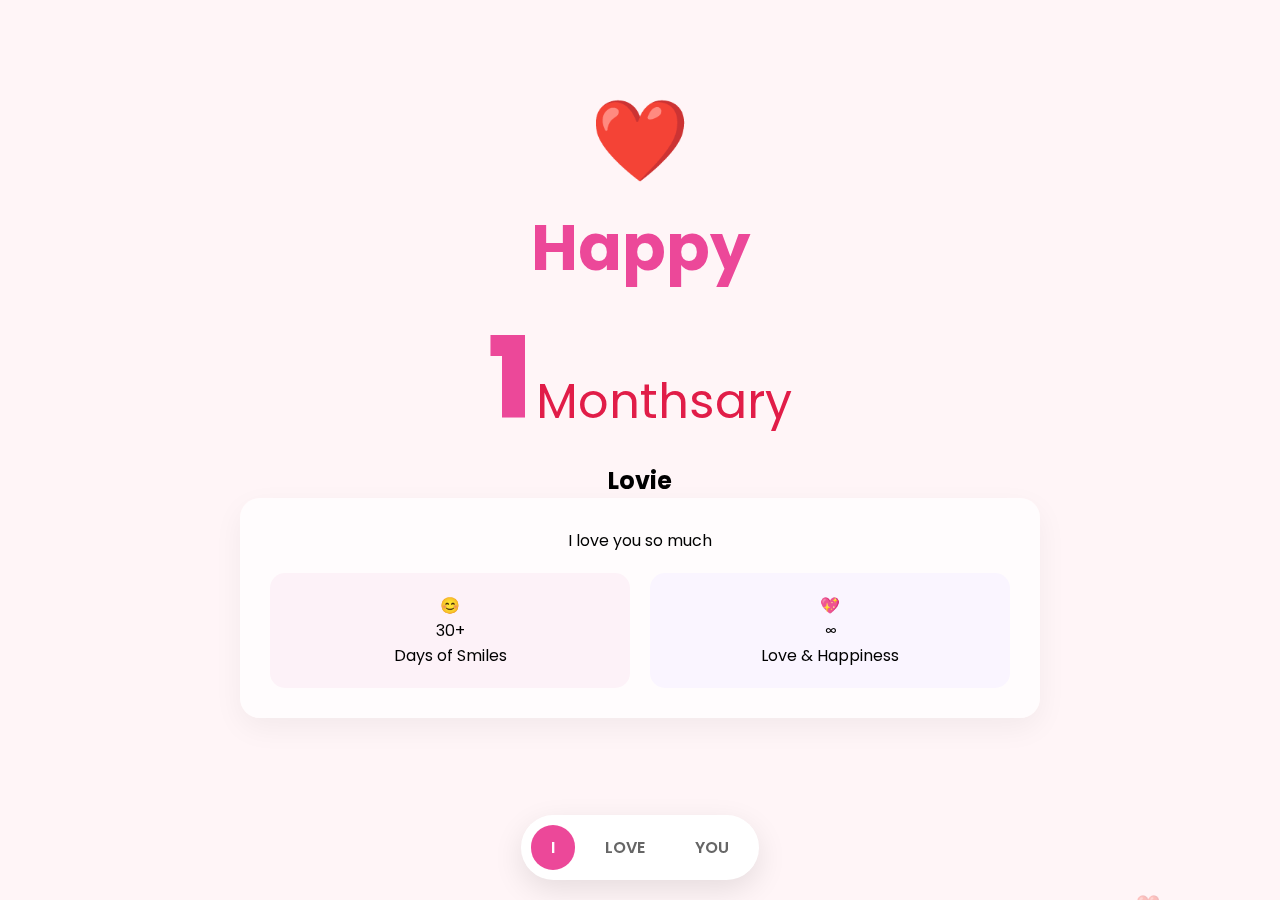
<file: New folder/index.html>
<!DOCTYPE html>
<html lang="en">
<head>
    <meta charset="UTF-8">
    <meta name="viewport" content="width=device-width, initial-scale=1.0">
    <title>Happy Monthsary ❤️</title>
    <link rel="stylesheet" href="style.css">
    <link href="https://fonts.googleapis.com/css2?family=Poppins:wght@300;400;600;800&display=swap" rel="stylesheet">
</head>
<body>
    <div id="global-hearts"></div>

    <nav class="page-nav">
        <a href="index.html" class="nav-btn active">I</a>
        <a href="timeline.html" class="nav-btn">LOVE</a>
        <a href="gallery.html" class="nav-btn">YOU</a>
    </nav>

    <main class="content-wrapper">
        <div class="template-1-content">
            <div class="hero-icon animate-bounce-slow">❤️</div>
            <h1 class="text-happy">Happy</h1>
            <div class="month-display">
                <span id="month-counter" class="animate-pulse">0</span>
                <span class="text-month">Monthsary</span>
            </div>
            <h2 class="text-together">Lovie</h2>
            <div class="glass-card">
                <p class="quote">I love you so much</p>
                <div class="stats-grid">
                    <div class="stat-item bg-pink">
                        <div class="emoji">😊</div>
                        <div class="stat-val color-pink">30+</div>
                        <p>Days of Smiles</p>
                    </div>
                    <div class="stat-item bg-purple">
                        <div class="emoji">💖</div>
                        <div class="stat-val color-purple">∞</div>
                        <p>Love & Happiness</p>
                    </div>
                </div>
            </div>
        </div>
    </main>

    <script src="script.js"></script>
</body>
</html>
</file>
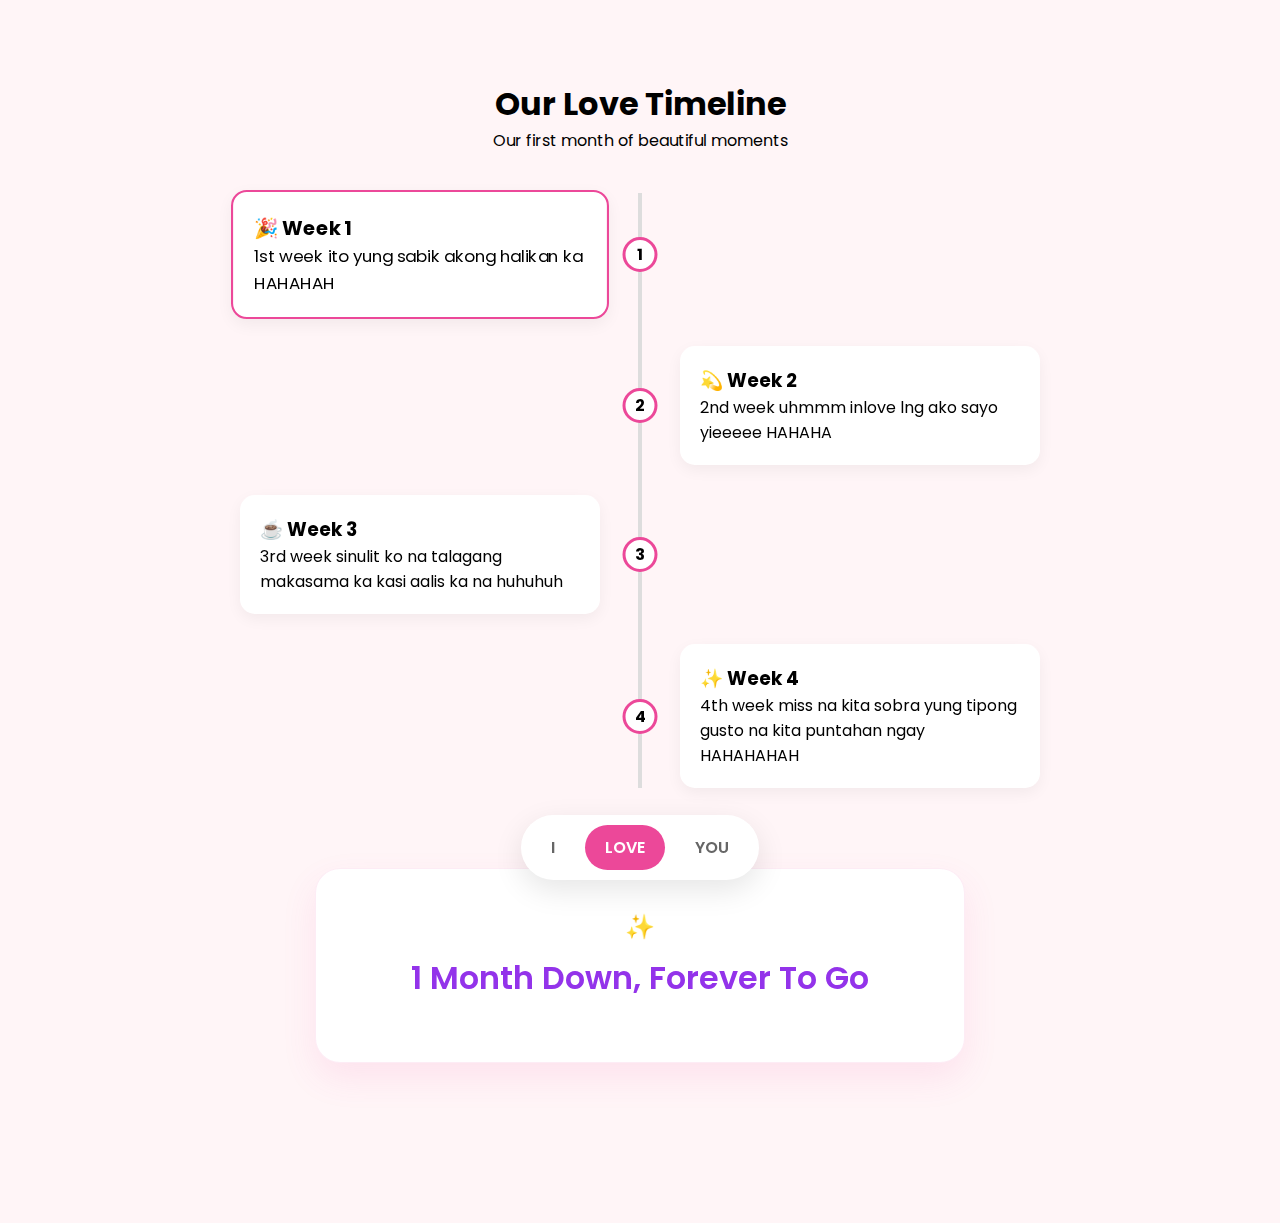
<file: New folder/timeline.html>
<!DOCTYPE html>
<html lang="en">
<head>
    <meta charset="UTF-8">
    <meta name="viewport" content="width=device-width, initial-scale=1.0">
    <title>Our Love Timeline ⏳</title>
    <link rel="stylesheet" href="style.css">
    <link href="https://fonts.googleapis.com/css2?family=Poppins:wght@300;400;600;800&display=swap" rel="stylesheet">
</head>
<body>
    <div id="global-hearts"></div>

    <nav class="page-nav">
        <a href="index.html" class="nav-btn">I</a>
        <a href="timeline.html" class="nav-btn active">LOVE</a>
        <a href="gallery.html" class="nav-btn">YOU</a>
    </nav>

    <main class="content-wrapper">
        <header class="section-header">
            <h1>Our Love Timeline</h1>
            <p>Our first month of beautiful moments</p>
        </header>
        <div class="timeline-container">
            <div class="timeline-line"></div>
            <div id="timeline-items"></div>
        </div>
        <div class="footer-card">
            <h2>1 Month Down, Forever To Go</h2>
            <div class="heart-row" id="tl-hearts"></div>
        </div>
    </main>

    <script src="script.js"></script>
</body>
</html>
</file>
<file: New folder/style.css>
:root {
    --pink: #ec4899;
    --rose: #e11d48;
    --purple: #9333ea;
    --bg: #fff5f7;
}

* { margin: 0; padding: 0; box-sizing: border-box; }
body { font-family: 'Poppins', sans-serif; background: var(--bg); overflow-x: hidden; }

.content-wrapper { padding: 80px 20px 120px; animation: fadeIn 0.8s ease; }
@keyframes fadeIn { from { opacity: 0; } to { opacity: 1; } }

/* Shared Navigation */
.page-nav { position: fixed; bottom: 20px; left: 50%; transform: translateX(-50%); background: white; padding: 10px; border-radius: 50px; box-shadow: 0 10px 30px rgba(0,0,0,0.1); z-index: 100; display: flex; gap: 10px; }
.nav-btn { text-decoration: none; border: none; background: none; padding: 10px 20px; border-radius: 25px; cursor: pointer; color: #666; font-weight: 600; transition: 0.3s; }
.nav-btn.active { background: var(--pink); color: white; }

/* Global Background Hearts */
#global-hearts { position: fixed; top: 0; left: 0; width: 100%; height: 100%; pointer-events: none; z-index: 0; }
.heart { position: absolute; bottom: -20px; opacity: 0.3; color: var(--pink); animation: float 10s linear infinite; }
@keyframes float { 0% { transform: translateY(0); opacity: 0; } 20% { opacity: 0.4; } 100% { transform: translateY(-110vh); opacity: 0; } }

/* Page 1 Specifics */
.template-1-content { text-align: center; max-width: 800px; margin: 0 auto; position: relative; z-index: 1; }
.hero-icon { font-size: 80px; }
.text-happy { font-size: 4rem; color: var(--pink); }
#month-counter { font-size: 7rem; color: var(--pink); font-weight: 800; }
.text-month { font-size: 3rem; color: var(--rose); }
.glass-card { background: rgba(255,255,255,0.7); backdrop-filter: blur(10px); padding: 30px; border-radius: 20px; box-shadow: 0 10px 30px rgba(0,0,0,0.05); }
.stats-grid { display: grid; grid-template-columns: 1fr 1fr; gap: 20px; margin-top: 20px; }
.stat-item { padding: 20px; border-radius: 15px; }
.bg-pink { background: #fdf2f8; } .bg-purple { background: #faf5ff; }

/* Page 2 Specifics (Timeline) */
.section-header { text-align: center; margin-bottom: 40px; }
.timeline-container { position: relative; max-width: 800px; margin: 0 auto; }
.timeline-line { position: absolute; left: 50%; transform: translateX(-50%); width: 4px; height: 100%; background: #ddd; }
.tl-item { display: flex; align-items: center; margin-bottom: 30px; width: 100%; position: relative; }
.tl-card { width: 45%; background: white; padding: 20px; border-radius: 15px; box-shadow: 0 5px 15px rgba(0,0,0,0.05); }
.tl-item.active .tl-card { border: 2px solid var(--pink); transform: scale(1.05); }
.tl-circle { position: absolute; left: 50%; transform: translateX(-50%); width: 35px; height: 35px; background: white; border: 3px solid var(--pink); border-radius: 50%; z-index: 2; display: flex; align-items: center; justify-content: center; font-weight: bold; }
.tl-item.left { justify-content: flex-start; } .tl-item.right { justify-content: flex-end; }
/* Page 2 Footer Card Centering */
.footer-card {
    text-align: center;
    margin: 80px auto 40px;    /* Centers the card horizontally */
    max-width: 650px;          /* Clean card width */
    padding: 40px;
    background: white;
    border-radius: 25px;
    box-shadow: 0 15px 35px rgba(236, 72, 153, 0.1); /* Soft pink shadow */
    border: 1px solid rgba(236, 72, 153, 0.1);
    
    /* Flexbox to center internal content */
    display: flex;
    flex-direction: column;
    align-items: center;
    justify-content: center;
    gap: 20px;
    position: relative;
    z-index: 1;
}

.footer-card h2 {
    font-size: 2rem;
    color: var(--purple);
    font-weight: 600;
}

/* Ensure the heart row inside is also centered */
.heart-row {
    display: flex;
    justify-content: center;
    align-items: center;
    gap: 12px;
    font-size: 1.8rem;
}

/* Add a "Forever" badge feel */
.footer-card::before {
    content: "✨";
    font-size: 1.5rem;
    margin-bottom: -10px;
}

/* Page 3 Specifics (Gallery) */
.font-dancing { font-family: 'Dancing Script', cursive; font-size: 3.5rem; color: var(--rose); }
.gallery-grid { display: grid; grid-template-columns: repeat(auto-fit, minmax(250px, 1fr)); gap: 20px; }
.polaroid { background: white; padding: 10px 10px 40px; border-radius: 5px; box-shadow: 0 5px 15px rgba(0,0,0,0.1); cursor: pointer; transition: 0.3s; position: relative; }
.polaroid:hover { transform: translateY(-10px) rotate(2deg); }
.polaroid img { width: 100%; aspect-ratio: 1; object-fit: cover; }
.tape { position: absolute; top: -10px; left: 50%; transform: translateX(-50%); width: 60px; height: 20px; background: rgba(254, 249, 195, 0.8); }
/* Page 3 Footer Banner Centering */
.love-footer-banner {
    text-align: center;
    margin: 60px auto 20px;   /* The 'auto' centers the banner horizontally */
    max-width: 800px;         /* Limits width for better readability */
    padding: 50px 30px;
    background: linear-gradient(135deg, #f43f5e, #ec4899, #a855f7);
    border-radius: 30px;
    color: white;
    box-shadow: 0 20px 40px rgba(236, 72, 153, 0.3);
    
    /* Flexbox to center internal content */
    display: flex;
    flex-direction: column;
    align-items: center;
    justify-content: center;
    gap: 15px;
}

.love-footer-banner h2 {
    font-size: 2.5rem;
    margin-bottom: 5px;
}

.love-footer-banner p {
    font-size: 1.2rem;
    line-height: 1.6;
    max-width: 600px;
    opacity: 0.95;
}

/* Optional: Add a heartbeat icon to the bottom of the banner */
.love-footer-banner::after {
    content: '❤️';
    font-size: 2rem;
    margin-top: 10px;
    animation: heartbeat 1.5s infinite;
}

/* Modal Styles */
.modal { position: fixed; inset: 0; background: rgba(0,0,0,0.9); z-index: 1000; display: none; align-items: center; justify-content: center; }
.modal-box { background: white; padding: 20px; border-radius: 10px; max-width: 500px; width: 90%; text-align: center; }
.modal-box img { width: 100%; border-radius: 5px; }
.close-modal { position: absolute; top: 20px; right: 30px; font-size: 40px; color: white; cursor: pointer; }
.modal-nav { margin-top: 15px; display: flex; justify-content: center; gap: 20px; }
.modal-nav button { padding: 10px 20px; border-radius: 20px; border: none; background: var(--pink); color: white; cursor: pointer; }

/* Shared Animations */
.animate-bounce-slow { animation: bounce 2s infinite ease-in-out; }
@keyframes bounce { 0%, 100% { transform: translateY(0); } 50% { transform: translateY(-20px); } }
.animate-pulse { animation: pulse 2s infinite; }
@keyframes pulse { 0%, 100% { opacity: 1; } 50% { opacity: 0.5; } }
</file>
